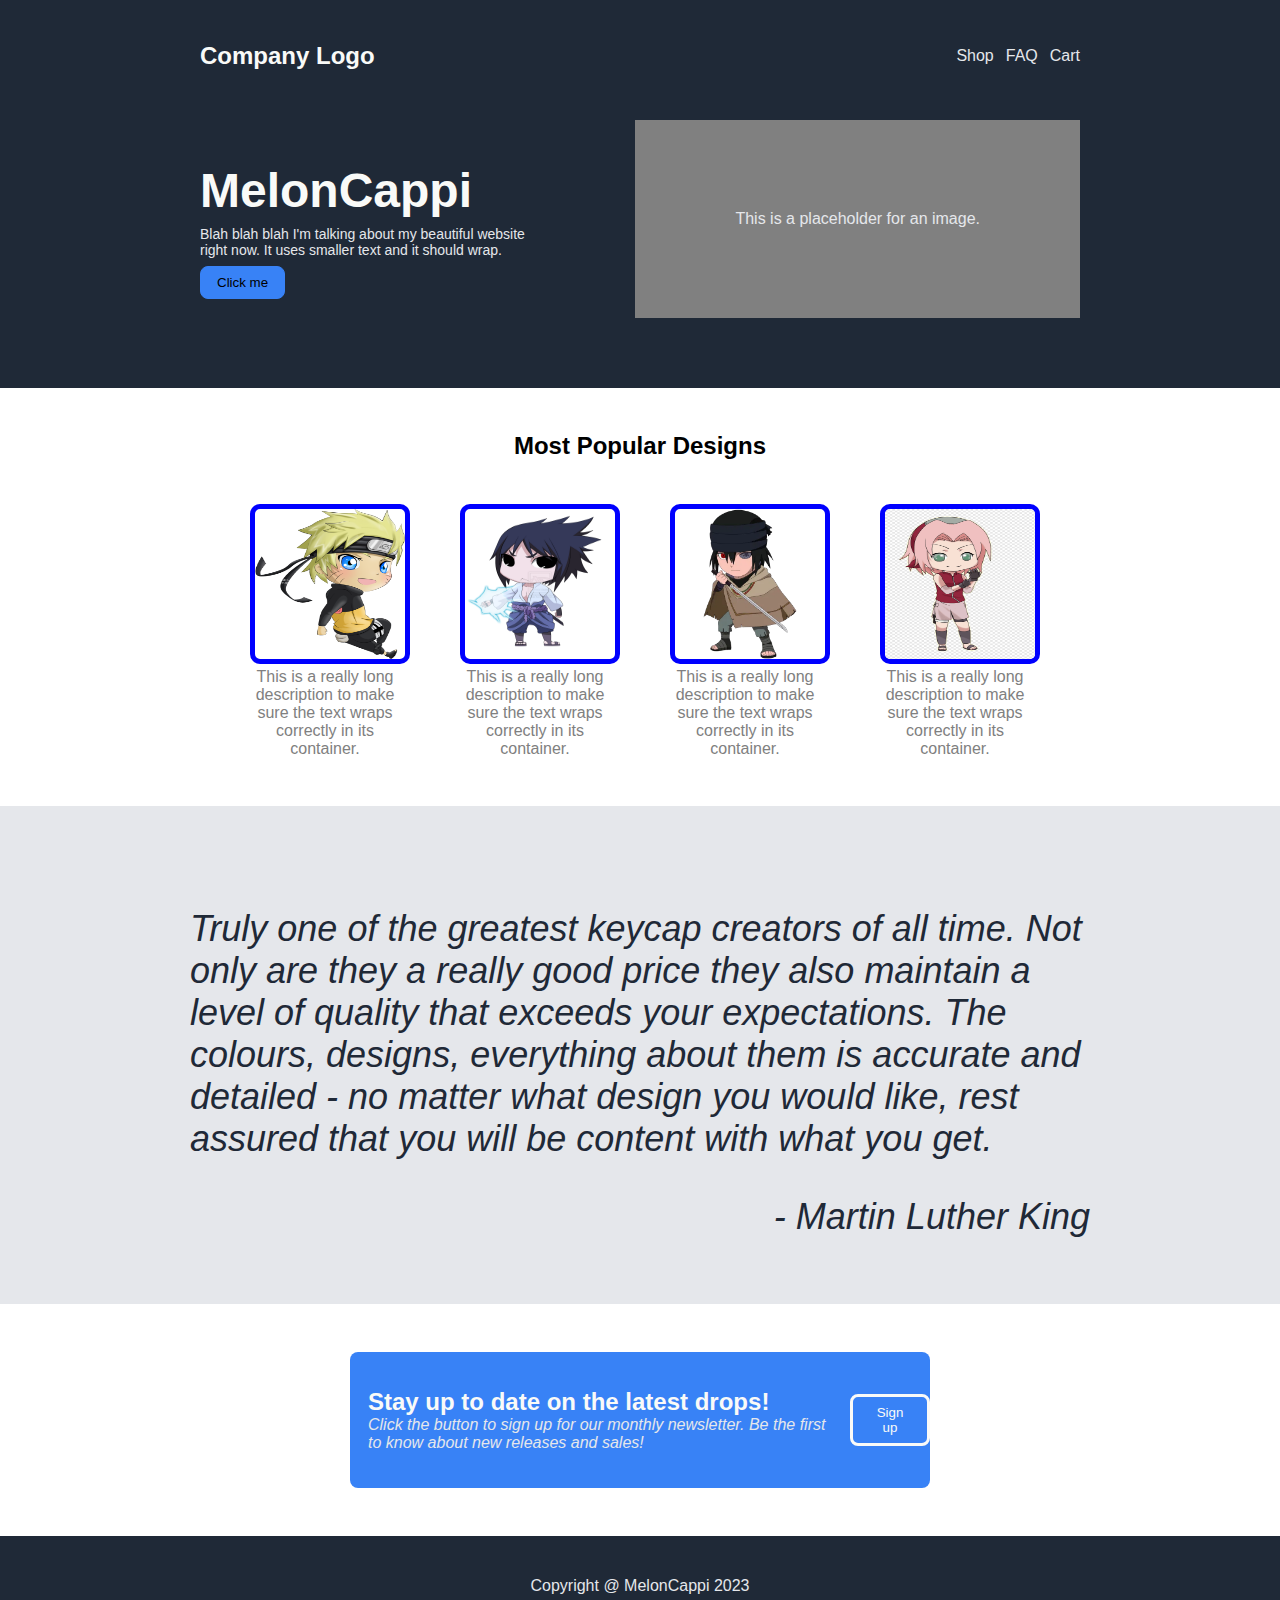
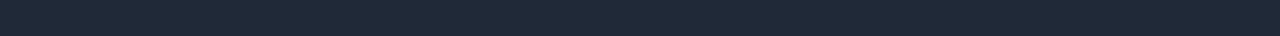
<file: Landing_Page/index.html>
<!DOCTYPE html>
<html lang="en">
<head>
    <meta charset="UTF-8">
    <meta http-equiv="X-UA-Compatible" content="IE=edge">
    <meta name="viewport" content="width=device-width, initial-scale=1.0">
    <title>Landing Page</title>
    <link rel="stylesheet" href="style.css"> 
    <!-- Im currently on "nathan" branch!! -->
</head>
<body>
    <!--1) Header-->
    <div class="header">
        <div class="nav">
            <p>Company Logo</p>
            <ul>
                <li>Shop</li>
                <li>FAQ</li>
                <li>Cart</li>
            </ul>
        </div>

        <div class="content">
            <div class="text">
                <div class="title">MelonCappi</div>
                <div class="description">Blah blah blah I'm talking about my beautiful website right now. It uses smaller text and it should wrap.</div>
                <button>Click me</button>
            </div>

            <div class="image">
                This is a placeholder for an image.
            </div>
        </div>
    </div>

    <!-- 2) Information -->
    <div class="information">
        <h2>Most Popular Designs</h2>

        <div class="items">
            <div class="item">
                <img src="./images/naruto.png">
                <div class="text">This is a really long description to make sure the text wraps correctly in its container.</div> <!-- This text'll go underneath. -->
            </div> 

            <div class="item">
                <img src="./images/sasuke.webp">
                <div class="text">This is a really long description to make sure the text wraps correctly in its container.</div>
            </div>

            <div class="item">
                <img src="./images/madara.webp">
                <div class="text">This is a really long description to make sure the text wraps correctly in its container.</div>
            </div>

            <div class="item">
                <img src="./images/sakura.png">
                <div class="text">This is a really long description to make sure the text wraps correctly in its container.</div>
            </div>
        </div>
    </div>

    <!-- 3) Quote -->
    <div class="quote">
        <blockquote> 
            <p>Truly one of the greatest keycap creators of all time. Not only are they a really good price they also maintain a level of quality
            that exceeds your expectations. The colours, designs, everything about them is accurate and detailed - no matter what design you
            would like, rest assured that you will be content with what you get. </p>
            <cite>- Martin Luther King</cite>
        </blockquote>

    </div>

    <!-- 4) Signup section -->
    <div class="signup">
        <div class="sellingPoints">
            <div class="main">
                Stay up to date on the latest drops!
            </div>
            <div class="second">
                Click the button to sign up for our monthly newsletter. Be the first to know about new releases and sales!
            </div>
        </div>
        <button>Sign up</button>
    </div>

    <!-- 5) Footer section -->
    <div class="footer">
        Copyright @ MelonCappi 2023
    </div>


    
</body>
</html>
</file>
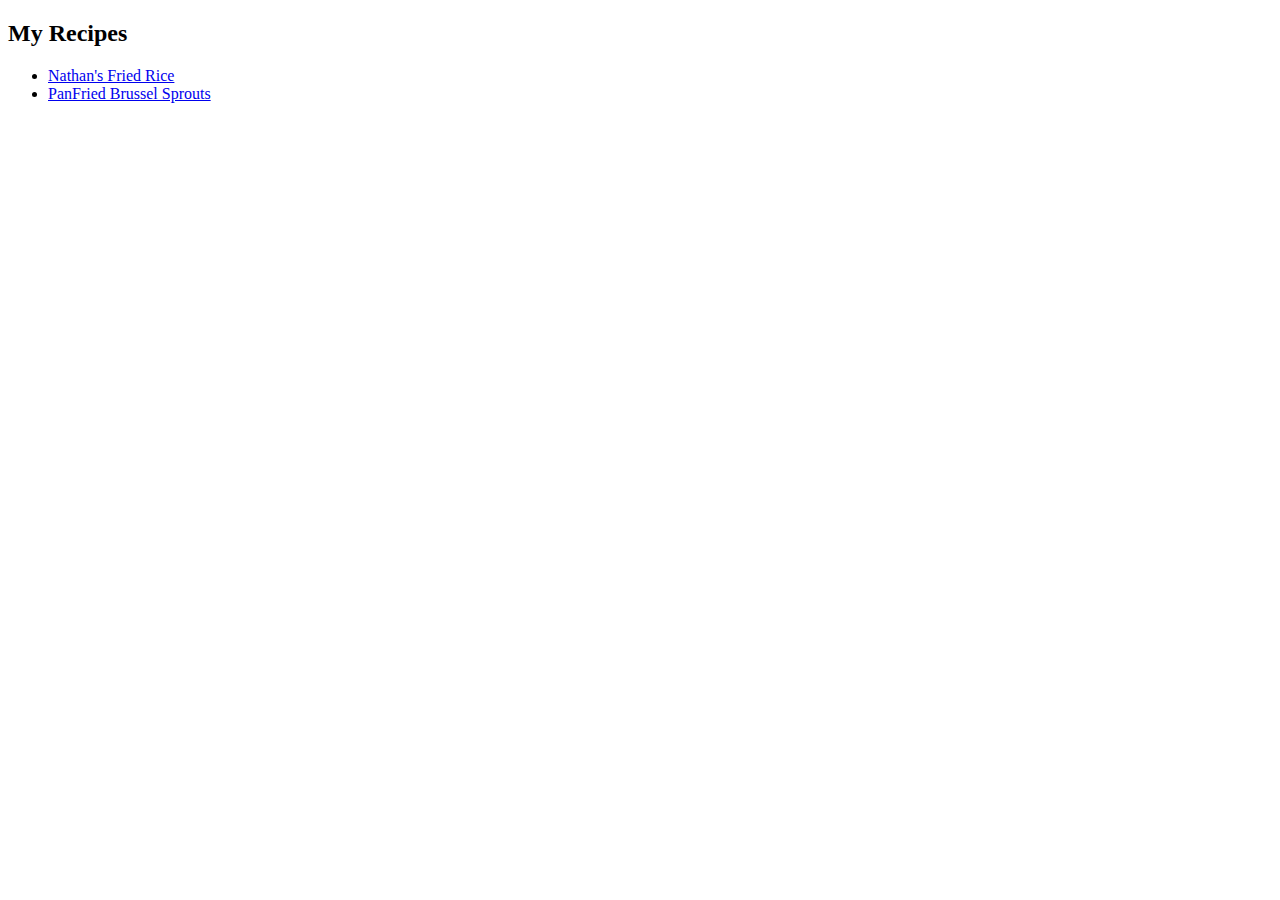
<file: Odin_Recipes/index.html>
<!DOCTYPE html>
<html lang="en">
<head>
    <meta charset="UTF-8">
    <meta http-equiv="X-UA-Compatible" content="IE=edge">
    <meta name="viewport" content="width=device-width, initial-scale=1.0">
    <title>Homepage</title>
</head>
<body>
    <h2>My Recipes</h2>
    <ul>
        <li><a href="./pages/fried_rice.html">Nathan's Fried Rice</a></li>
        <li><a href="./pages/sprouts.html">PanFried Brussel Sprouts</a></li>
    </ul>
    
</body>
</html>
</file>
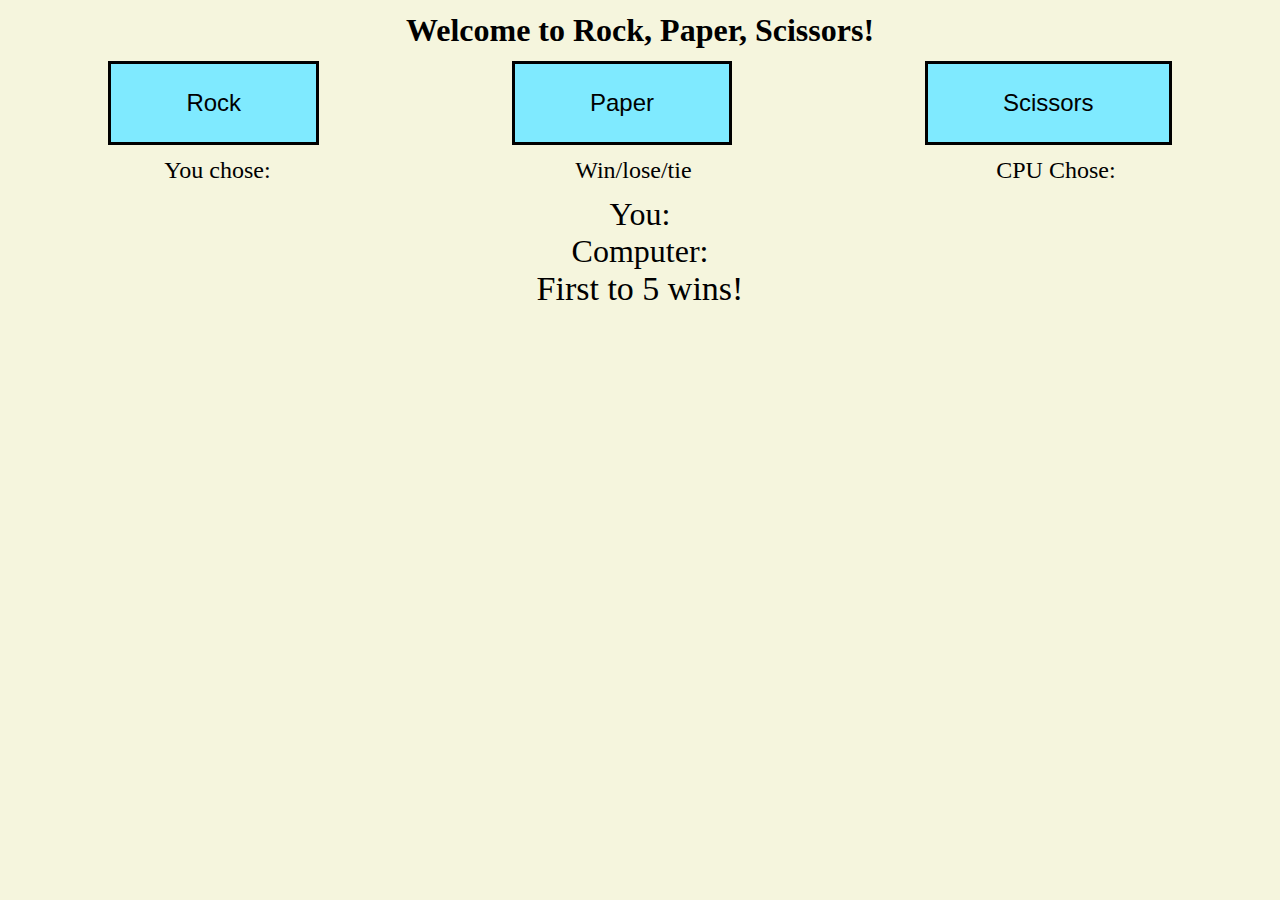
<file: RPS/index.html>
<!DOCTYPE html>
<html lang="en">
<head>
    <meta charset="UTF-8">
    <meta http-equiv="X-UA-Compatible" content="IE=edge">
    <meta name="viewport" content="width=device-width, initial-scale=1.0">
    <link rel="stylesheet", href="style.css">
    <title>Document</title>
    <script src="main.js" defer></script>
    
</head>
<body>
    <div class="title">Welcome to Rock, Paper, Scissors!</div>
    <div class="moves">
        <button id="rock">Rock</button>
        <button id="paper">Paper</button>
        <button id="scissors">Scissors</button>
    </div>
    
    <div id="round_result">
        <div id="user_choice">You chose: </div>
        <div id="outcome">Win/lose/tie</div>
        <div id="CPU_choice">CPU Chose: </div>
    </div>


    <div class="scores">
        <div id="User">You:</div>
        <div id="CPU">Computer:</div>
    </div>

    <div id="final_result">First to 5 wins!</div>


    
</body>
</html>
</file>
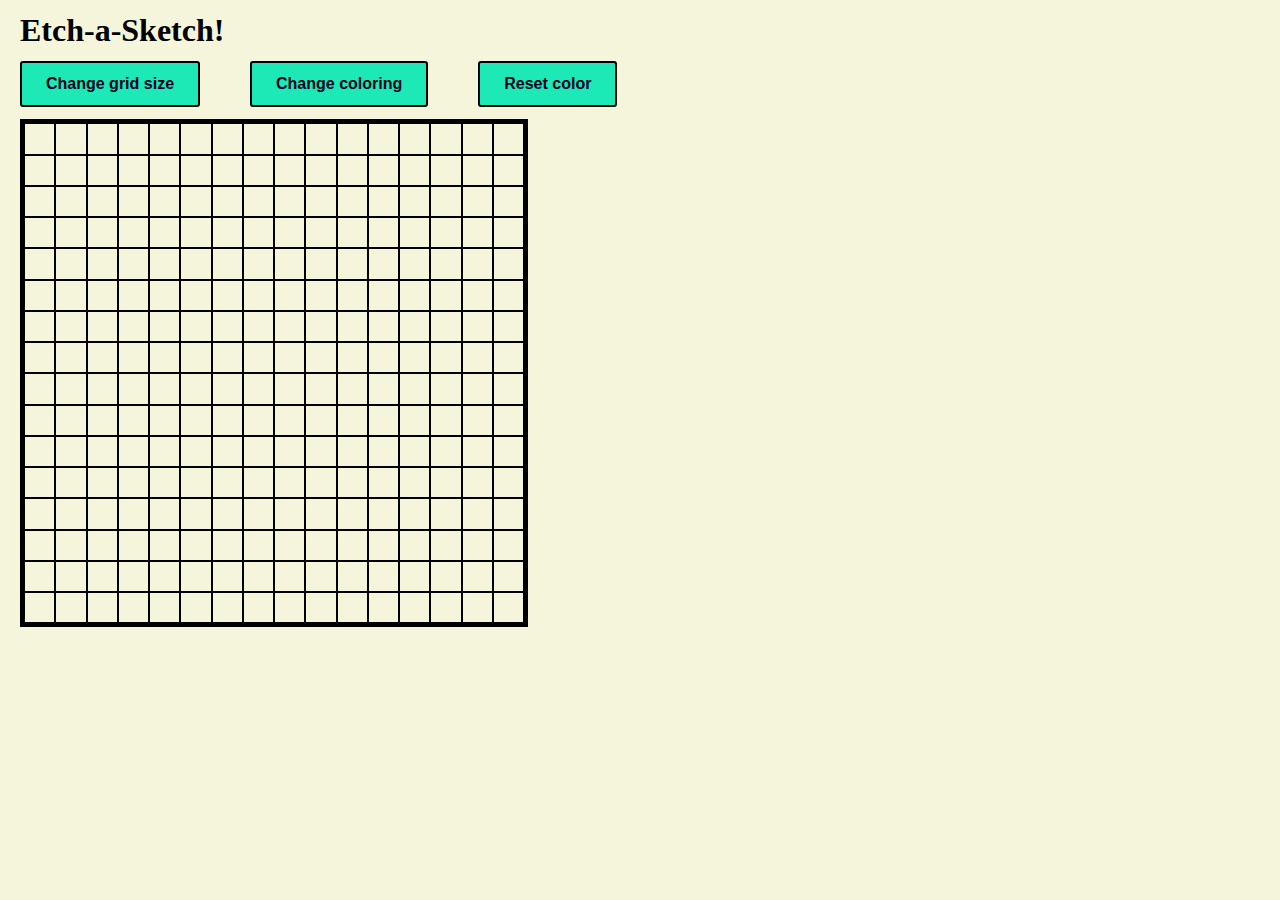
<file: sketch/index.html>
<!DOCTYPE html>
<html lang="en">
<head>
    <meta charset="UTF-8">
    <meta name="viewport" content="width=device-width, initial-scale=1.0">
    <link rel="stylesheet" href="style.css">
    <title>Sketch</title>
    <script src="main.js" defer></script>
</head>
<body style="background-color: beige;">
    <h1 id="title">Etch-a-Sketch!</h1>
    <!-- Button navigation bar -->
    <div class = btn_nav>
        <!-- Button to adjust size of grid. -->
        <button id=btn_changeSize>Change grid size</button>
        <button id=btn_changeColor>Change coloring</button>
        <button id=btn_resetColor>Reset color</button>
        <input type="color" id="colorPicker" hidden>
    </div>

    <!-- This is the grid, which contains 'x' amount of additional 'square' divs. -->
    <div class="container">
    </div>
    
</body>
</html>
</file>
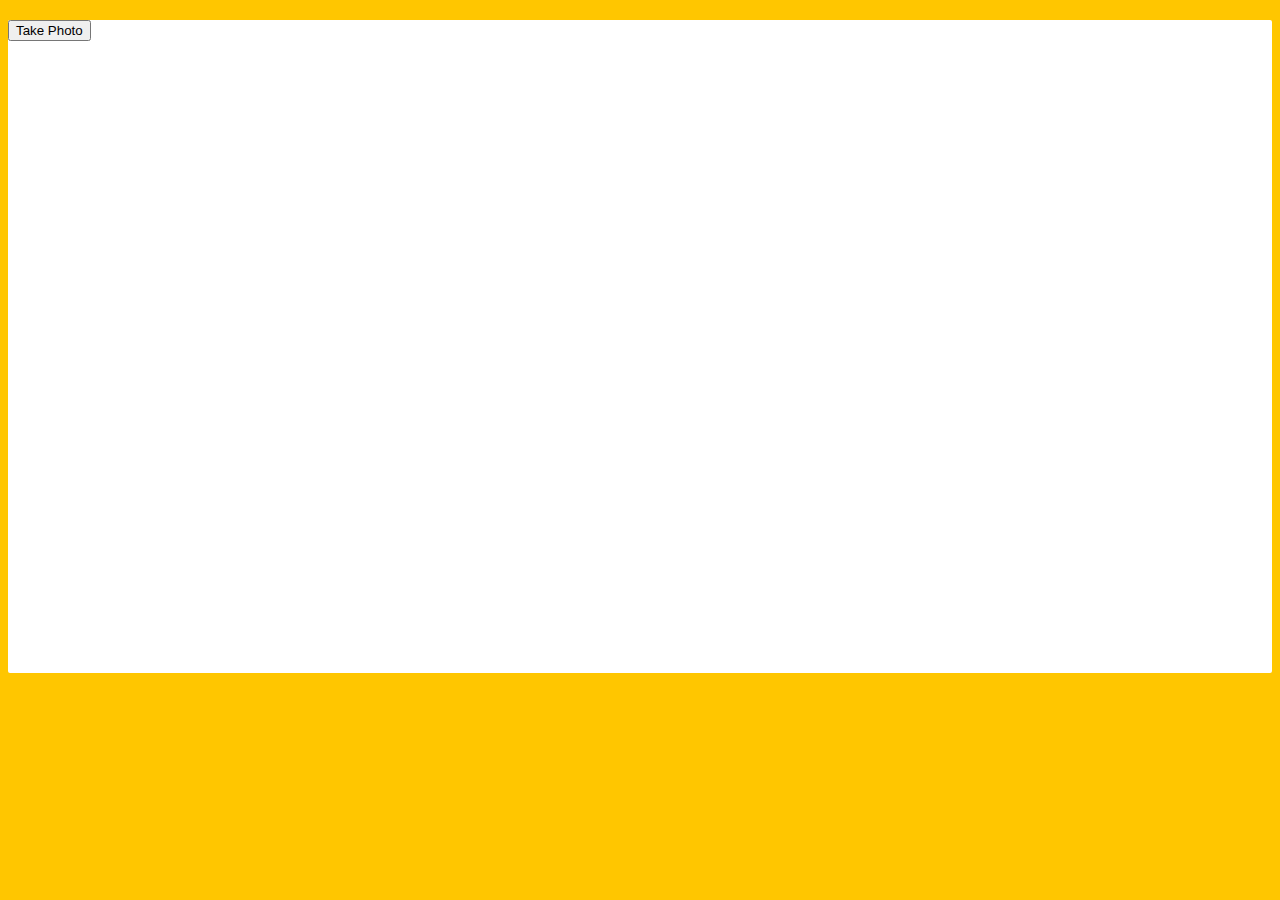
<file: Javacript30_MiniProjects/19 - Webcam Fun/index.html>
<!DOCTYPE html>
<html lang="en">
<head>
  <meta charset="UTF-8">
  <title>Get User Media Code Along!</title>
  <link rel="stylesheet" href="style.css">
  <link rel="icon" href="https://fav.farm/🔥" />
</head>
<body>

  <div class="photobooth">
    <div class="controls">
      <button onClick="takePhoto()">Take Photo</button>
<!--       <div class="rgb">
        <label for="rmin">Red Min:</label>
        <input type="range" min=0 max=255 name="rmin">
        <label for="rmax">Red Max:</label>
        <input type="range" min=0 max=255 name="rmax">

        <br>

        <label for="gmin">Green Min:</label>
        <input type="range" min=0 max=255 name="gmin">
        <label for="gmax">Green Max:</label>
        <input type="range" min=0 max=255 name="gmax">

        <br>

        <label for="bmin">Blue Min:</label>
        <input type="range" min=0 max=255 name="bmin">
        <label for="bmax">Blue Max:</label>
        <input type="range" min=0 max=255 name="bmax">
      </div> -->
    </div>

    <canvas class="photo"></canvas>
    <video class="player"></video>
    <div class="strip"></div>
  </div>

  <audio class="snap" src="./snap.mp3" hidden></audio>

  <script src="scripts.js"></script>

</body>
</html>
</file>
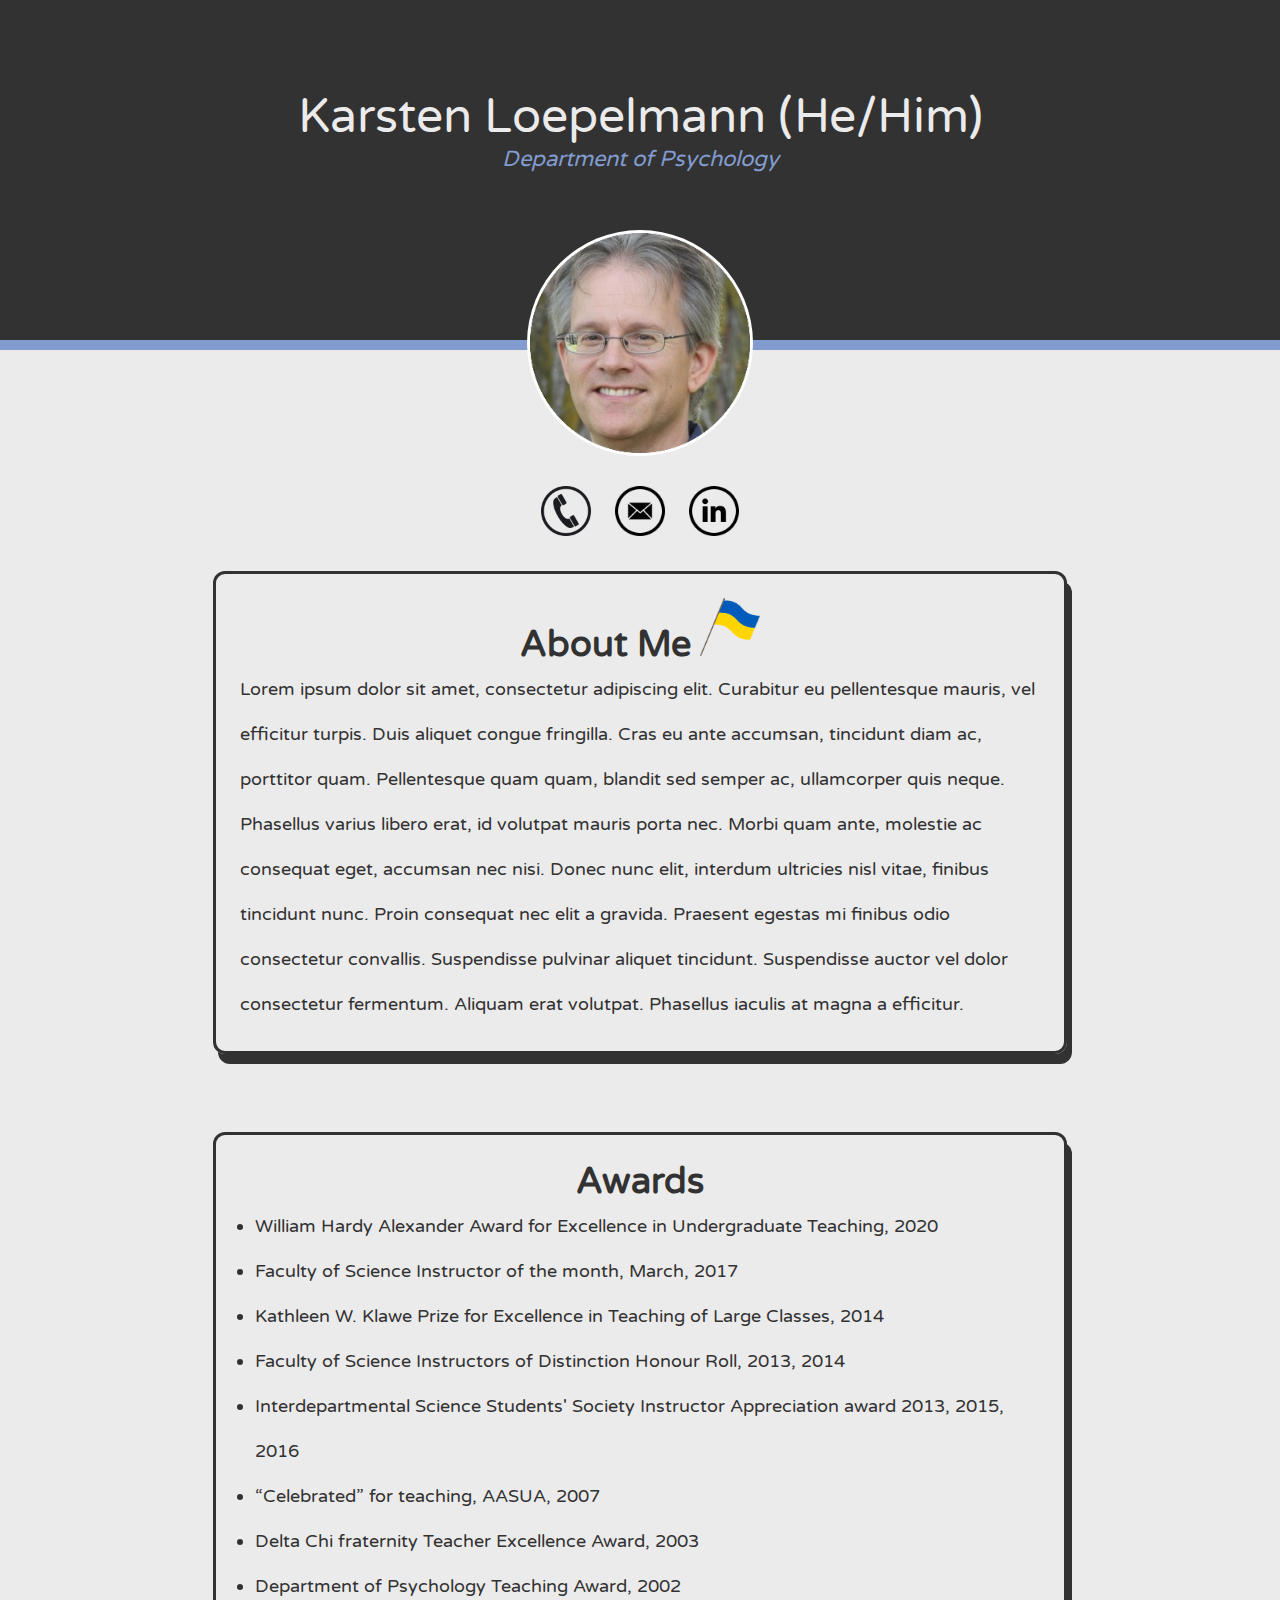
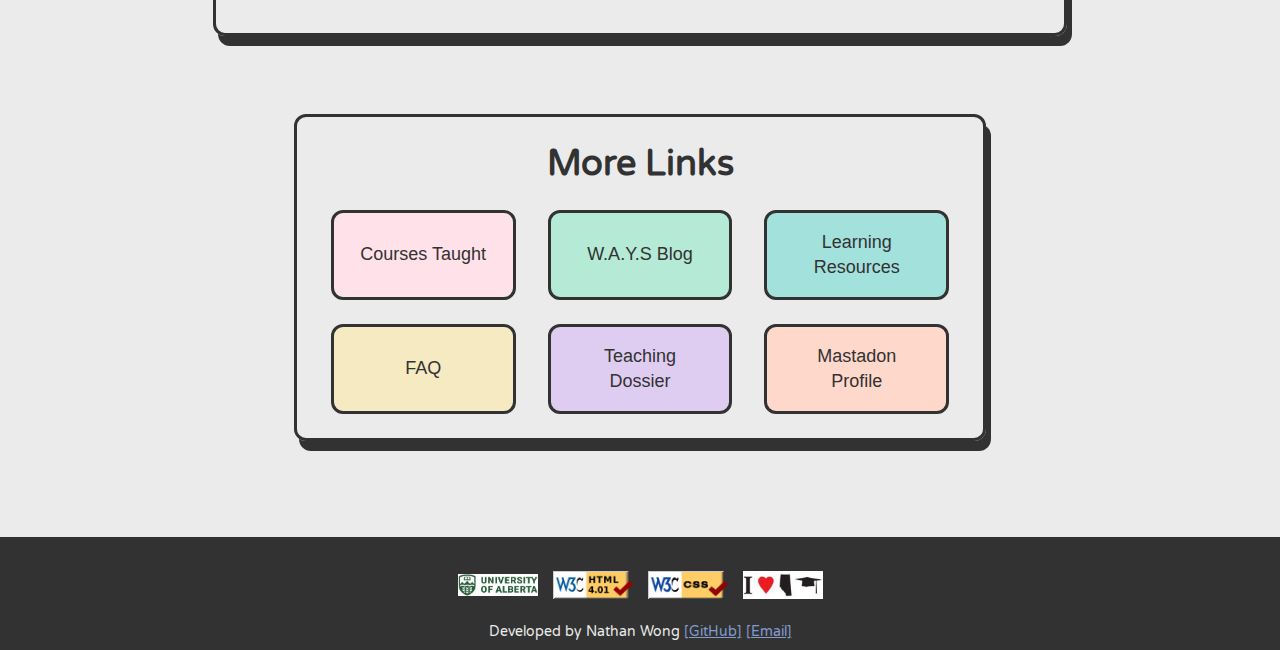
<file: MiniProjects/KL_ProfWebsite/index.html>
<!DOCTYPE html>
<html lang="en">
<head>
    <meta charset="UTF-8">
    <meta name="viewport" content="width=device-width, initial-scale=1.0">
    <link rel="stylesheet" href="style.css">
    <title>Document</title>
    <script src="main.js" defer></script>
</head>
<body>
    <!-- 1) Header -->
    <div id="header" class="secondary">        
        <div id="title">
            <div id="name" class="headerTextColor">Karsten Loepelmann (He/Him)</div>
            <div id="department" class="accent">Department of Psychology</div>
        </div>
    </div>

    <!-- Success message when user clicks on icon -->
    <span id="snackbar" class="secondary accent">Copied!</span>

    <!-- 2) Content -->
    <div id="content">
        <!-- 3) Profile -->
        <div id="profile">
            <img id="pfp" src="images/pfpCircle.jpg">
            <div id="infoContainer">
                <img class="icon" id="phone" src="icons/phone.png">
                <img class="icon" id="email" src="icons/email.png">
                <a href="https://www.linkedin.com/in/karsten-loepelmann-5020481b/?originalSubdomain=ca" target="_blank">
                    <img class="icon" src="icons/linkedIN.png"> 
                </a>
            </div>
        </div>
        
        <!-- 4) About Me -->
        <div id="aboutMe" class="textBlurb textColor">
            <h1>About Me <img class="icon" id="flag" src="icons/flag.png"></h1>
            <div>Lorem ipsum dolor sit amet, consectetur adipiscing elit. Curabitur eu pellentesque mauris, vel efficitur turpis. 
                Duis aliquet congue fringilla. Cras eu ante accumsan, 
                tincidunt diam ac, porttitor quam. Pellentesque quam quam, blandit sed semper ac, ullamcorper quis neque. 
                Phasellus varius libero erat, id volutpat mauris porta nec. Morbi quam ante, molestie ac consequat eget, accumsan nec nisi. 
                Donec nunc elit, interdum ultricies nisl vitae, finibus tincidunt nunc. Proin consequat nec elit a gravida. Praesent egestas mi finibus odio 
                consectetur convallis. Suspendisse pulvinar aliquet tincidunt. Suspendisse auctor vel dolor consectetur fermentum. Aliquam erat volutpat. 
                Phasellus iaculis at magna a efficitur.</div>
        </div>

        <!-- 5) Teaching Awards -->
        <div id="awards" class="textBlurb textColor">
            <h1>Awards</h1>
            <ul>
                <li>William Hardy Alexander Award for Excellence in Undergraduate Teaching, 2020</li>
                <li>Faculty of Science Instructor of the month, March, 2017</li>
                <li>Kathleen W. Klawe Prize for Excellence in Teaching of Large Classes, 2014</li>
                <li>Faculty of Science Instructors of Distinction Honour Roll, 2013, 2014</li>
                <li>Interdepartmental Science Students' Society Instructor Appreciation award 2013, 2015, 2016</li>
                <li>“Celebrated” for teaching, AASUA, 2007</li>
                <li>Delta Chi fraternity Teacher Excellence Award, 2003</li>
                <li>Department of Psychology Teaching Award, 2002</li>
            </ul>
        </div>

        <!-- 6) Extra Blurbs -->
        <div id="moreLinks" class="textBlurb textColor">
            <h1>More Links</h1>
            <div id="moreLinks_1">
                <button onClick="window.open('https://sites.ualberta.ca/~kloepelm/courses.html', '_blank')" class="btnBlurb textColor">Courses Taught</button>
                <button onClick="window.open('http://whyarentyoustudying.blogspot.com/', '_blank')" class="btnBlurb textColor">W.A.Y.S Blog</button>
                <button onClick="window.open('https://sites.ualberta.ca/~kloepelm/learnres.html', '_blank')" class="btnBlurb textColor">Learning Resources</button>
            </div>

            <div id="moreLinks_2">
                <button onClick="window.open('https://sites.ualberta.ca/~kloepelm/faq.html', '_blank')" class="btnBlurb textColor">FAQ</button>
                <button onClick="window.open('https://sites.ualberta.ca/~kloepelm/teaching.pdf', '_blank')" class="btnBlurb textColor">Teaching Dossier</button>
                <button onClick="window.open('https://mastodon.online/@kloepelm', '_blank')" class="btnBlurb textColor">Mastadon Profile</button>
            </div>
        </div>

    
    </div>

    <!-- ) Footer -->
    <div id="footer" class="secondary">

        <div id="fImages">
            <img src="images/uofaLogo.png">
            <img src="images/htmlLogo.png">
            <img src="images/cssLogo.gif">
            <img src="images/loveAlberta.jpeg">
        </div>

        <div id="footerText" class="headerTextColor">
            Developed by Nathan Wong 
            <a class="accent" href="https://github.com/Eoljjang" target="_blank">[GitHub]</a>
            <span id=devEmail class="accent"><u>[Email]</u></span>
        
        </div>
    </div>
    

    
</body>
</html>
</file>
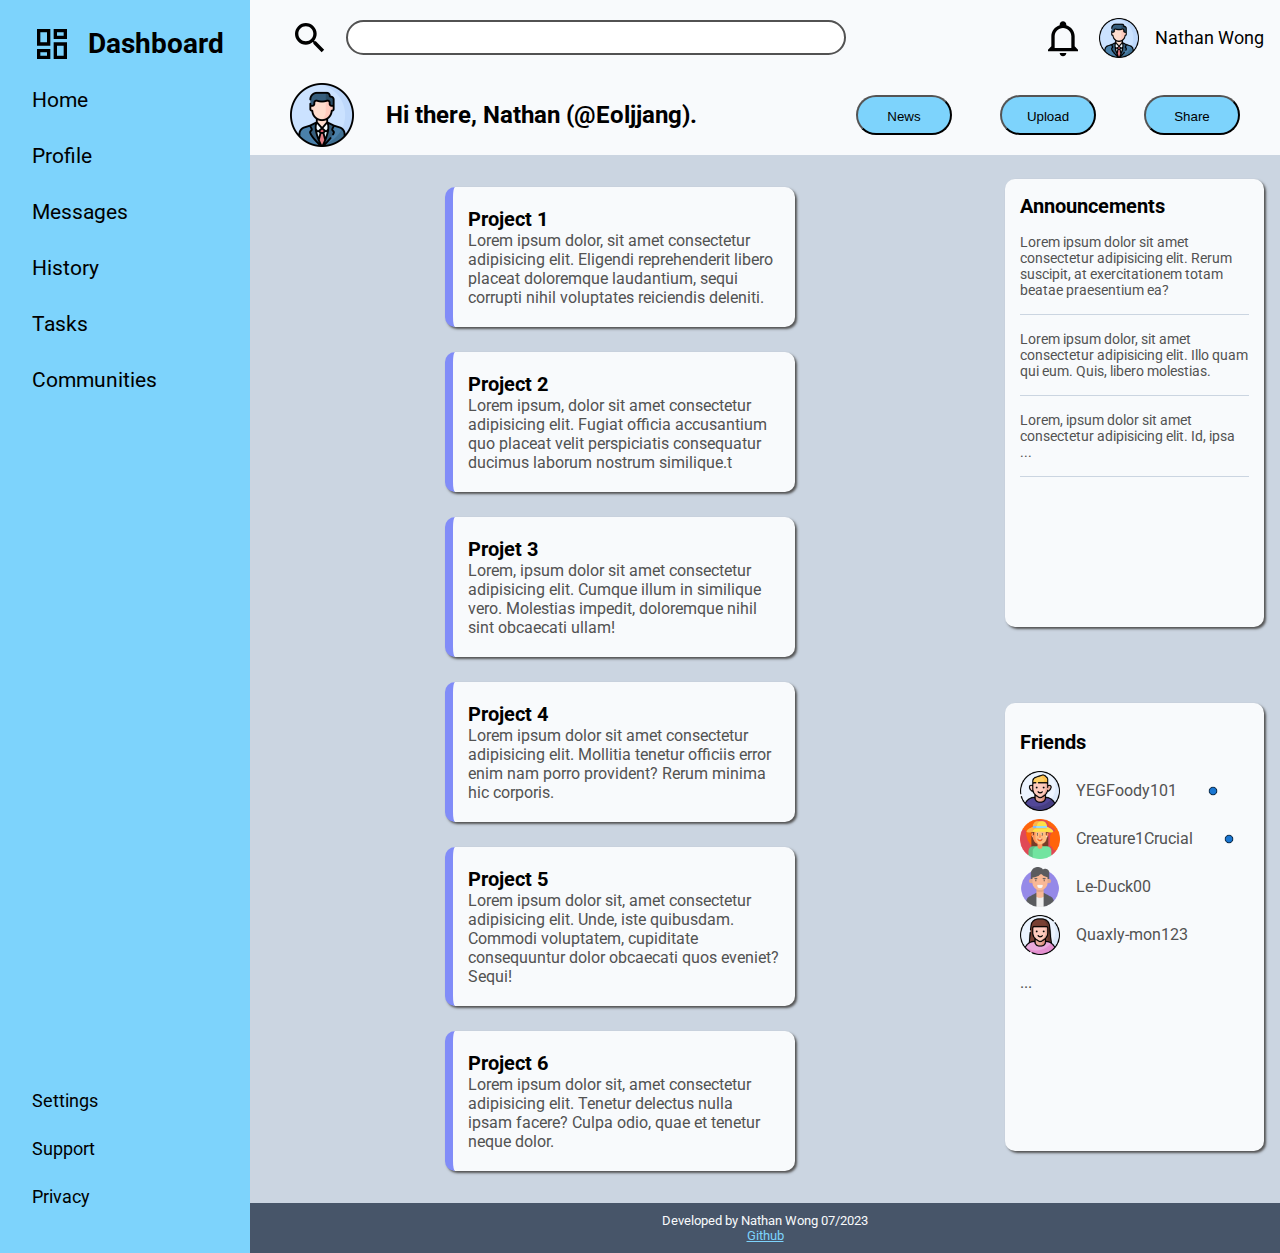
<file: Projects/adminDashboard/index.html>
<!DOCTYPE html>
<html lang="en">
<head>
    <meta charset="UTF-8">
    <meta name="viewport" content="width=device-width, initial-scale=1.0">
    <title>Admin Dashboard</title>
    <link rel="stylesheet" href="style.css">
</head>
<body>
    <div class="grid-container">
        <div class="sidebar">
            <ul class="nav">
                <li id="logo"> <img src="images/dashboardIcon.svg" alt="" class="icon"> Dashboard</li>
                <li>Home</li>
                <li>Profile</li>
                <li>Messages</li>
                <li>History</li>
                <li>Tasks</li>
                <li>Communities</li>
            </ul>

            <ul class="settings">
                <li>Settings</li>
                <li>Support</li>
                <li>Privacy</li>
            </ul>
        </div>

        <div class="header"> <!-- Flex -->
            
            <div> <!-- Also flex -->
                <img src="images/search.svg" alt="" class="icon">
                <input id='search' type="text">
            </div>


            <div> <!-- Also flex -->
                <img src="images/notification.svg" alt="" class="icon">
                <img src="images/profile.png" alt="" class="icon">
                <span>Nathan Wong</span>
            </div>

        </div>

        <div class="action-tab"> <!-- Flex -->
            <div class="greeting">
                <img class="icon"src="images/profile.png" alt="">
                <div id="message">Hi there, Nathan (@Eoljjang).</div>
            </div>

            <div class="actionBtns"> <!-- So that it sticks to the right of the header, is also flex. -->
                <button>News</button>
                <button>Upload</button>
                <button>Share</button>
            </div>

        </div>

        <div class="content">
            <div class="project-cards">
                <div class="card">
                    <span class="cardTitle">Project 1</span>
                    <div class="cardContent">Lorem ipsum dolor, sit amet consectetur adipisicing elit. Eligendi reprehenderit libero placeat doloremque laudantium, sequi corrupti nihil voluptates reiciendis deleniti.</div>
                </div>
                <div class="card">
                    <span class="cardTitle">Project 2</span>
                    <div class="cardContent">Lorem ipsum, dolor sit amet consectetur adipisicing elit. Fugiat officia accusantium quo placeat velit perspiciatis consequatur ducimus laborum nostrum similique.t</div>
                </div>
                <div class="card">
                    <span class="cardTitle">Projet 3</span>
                    <div class="cardContent">Lorem, ipsum dolor sit amet consectetur adipisicing elit. Cumque illum in similique vero. Molestias impedit, doloremque nihil sint obcaecati ullam!</div>
                </div>
                <div class="card">
                    <span class="cardTitle">Project 4</span>
                    <div class="cardContent">Lorem ipsum dolor sit amet consectetur adipisicing elit. Mollitia tenetur officiis error enim nam porro provident? Rerum minima hic corporis.</div>
                </div>
                <div class="card">
                    <span class="cardTitle">Project 5</span>
                    <div class="cardContent">Lorem ipsum dolor sit, amet consectetur adipisicing elit. Unde, iste quibusdam. Commodi voluptatem, cupiditate consequuntur dolor obcaecati quos eveniet? Sequi!</div>
                </div>
                <div class="card">
                    <span class="cardTitle">Project 6</span>
                    <div class="cardContent">Lorem ipsum dolor sit, amet consectetur adipisicing elit. Tenetur delectus nulla ipsam facere? Culpa odio, quae et tenetur neque dolor.</div>
                </div>
            </div>
    
            <div class="announcements">
                <div class="sideCard">
                    <span class="cardTitle">Announcements</span>
                    <div class="cardContent">Lorem ipsum dolor sit amet consectetur adipisicing elit. Rerum suscipit, at exercitationem totam beatae praesentium ea?</div>  
                    <div class="cardContent">Lorem ipsum dolor, sit amet consectetur adipisicing elit. Illo quam qui eum. Quis, libero molestias.</div>  
                    <div class="cardContent">Lorem, ipsum dolor sit amet consectetur adipisicing elit. Id, ipsa ...</div>
                </div>
            </div>

            <div class="friends">
                <div class="sideCard" id="friendList">
                    <span class="cardTitle">Friends</span>
                    <div class="cardContent"><img src="images/friend1.png" alt="" class="icon">YEGFoody101 <img src="images/online.png" alt="" class="icon"></div>
                    <div class="cardContent"><img src="images/friend2.png" alt="" class="icon"> Creature1Crucial <img src="images/online.png" alt="" class="icon"></div> 
                    <div class="cardContent"><img src="images/friend3.png" alt="" class="icon"> Le-Duck00</div> 
                    <div class="cardContent"><img src="images/friend4.png" alt="" class="icon"> Quaxly-mon123</div> 
                    <div class="cardContent">...</div>
                </div>
            </div>

            <div class="filler"></div>
        </div>

        <div class="footer">
            <div>Developed by Nathan Wong 07/2023</div>
            <div><a href="https://github.com/Eoljjang" target="_blank">Github</a></div>
        </div>


    </div>
    
</body>
</html>
</file>
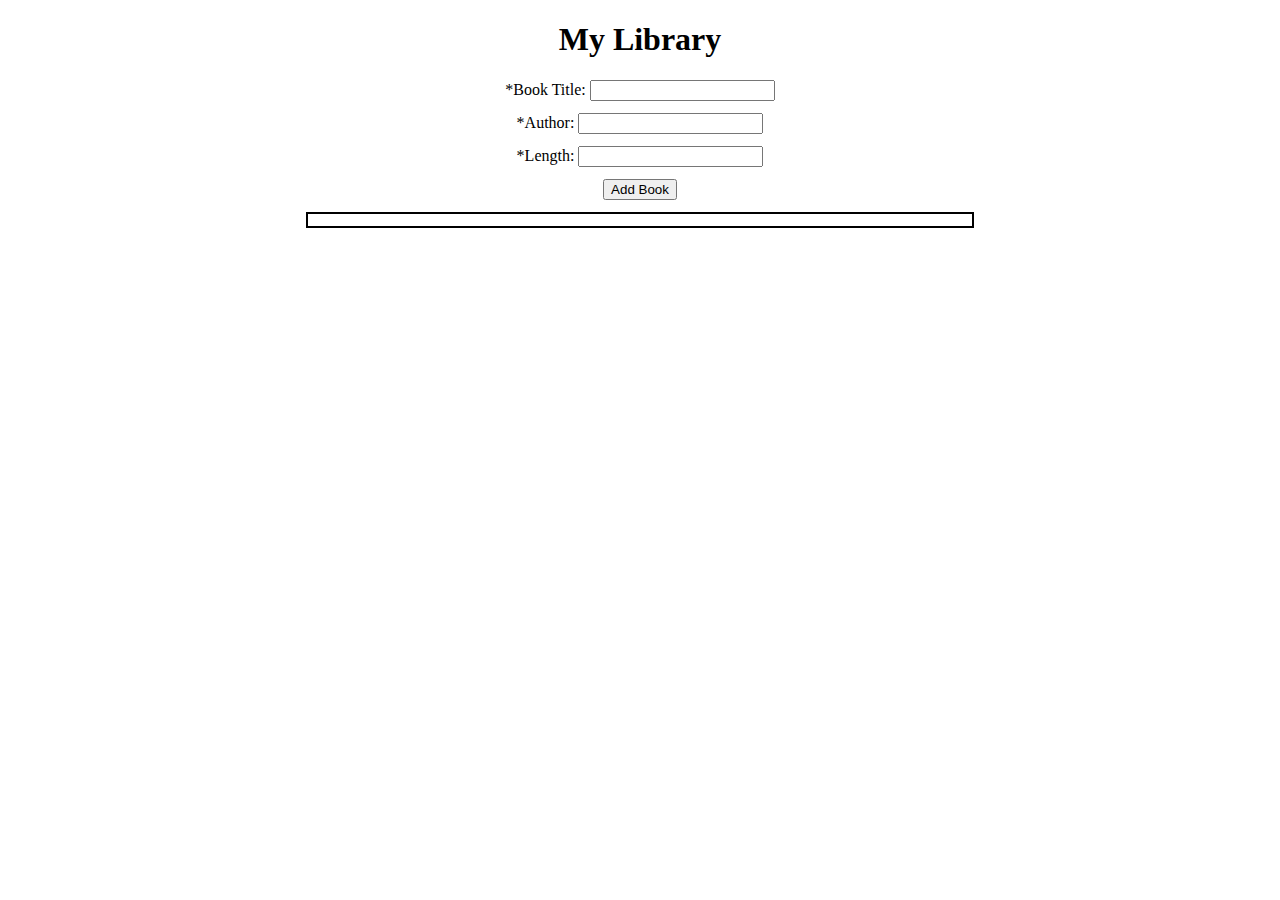
<file: Projects/library/index.html>
<!DOCTYPE html>
<html lang="en">
<head>
    <meta charset="UTF-8">
    <meta name="viewport" content="width=device-width, initial-scale=1.0">
    <title>Library</title>
    <link rel="stylesheet" href="style.css">
    <script src="main.js" defer></script>
</head>
<body>
    <div class="header">
        <h1>My Library</h1>
    </div>

    <form action="" id="userInputForm">
        <div>
            <label for="title">*Book Title: </label>
            <input type="text" id="title" required>
        </div>

        <div>
            <label for="author">*Author: </label>
            <input type="text" id="author" required>
        </div>

        <div>
            <label for="length">*Length: </label>
            <input type="number" id="length" required>
        </div>

    </form>

    <div class="btnFunctions">
        <button id="addBook">Add Book</button>
    </div>

    <div class="library"> <!-- Flex, we append books into here -->

    </div>




    </div>
    
</body>
</html>
</file>
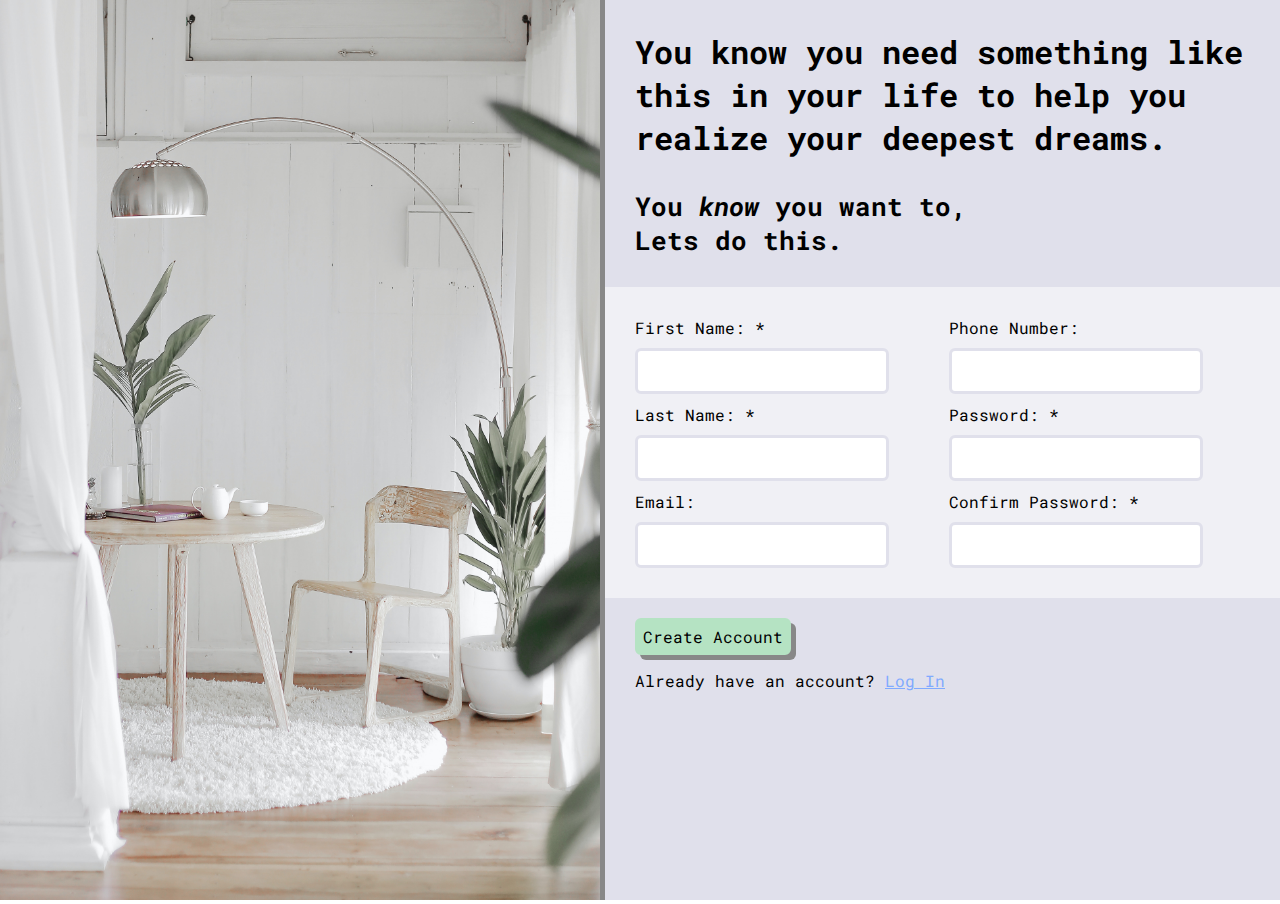
<file: Projects/signUpPage/index.html>
<!DOCTYPE html>
<html lang="en">
<head>
    <meta charset="UTF-8">
    <meta name="viewport" content="width=device-width, initial-scale=1.0">
    <title>Document</title>
    <link rel="stylesheet" href="style.css">
    <script src="main.js" defer></script>
</head>
<body>
    <!-- Background image - Hook -->
    <div class="background">
        <img src="images/background.jpg" id="bgImg" alt="desk">
    </div>


    <!-- Content -->
    <div class="content">
        <div class="header">
            <h1>You know you need something like this in your life to help you realize your deepest dreams.</h1>
            <h1 id="hook">You <i>know</i> you want to,</h1>
            <h1 id="title">Lets do this.</h1>
        </div>
        
        <form action="" method="" id="signupForm">
            <div id="col1">
                <div class="input-box">
                    <span class="details">First Name: *</span>
                    <input type="text" id="firstName" required>
                </div>
                <div class="input-box">
                    <span class="details">Last Name: *</span>
                    <input type="text" id="lastName" required>

                </div>
                <div class="input-box">
                    <span class="details">Email:</span>
                    <input type="text" id="email">

                </div>
            </div>

            <div id="col2">
                <div class="input-box">
                    <span class="details">Phone Number:</span>
                    <input type="number" id="phoneNumber">
                </div>
                <div class="input-box">
                    <span class="details">Password: *</span>
                    <input type="password" id='password' required>
                </div>
                <div class="input-box">
                    <span class="details">Confirm Password: *</span>
                    <input type="password" id="confirmPassword" required>
                </div>
            </div>    
            <span id="snackbar-invalid">Passwords do not match!</span>           
        </form>

            <!-- Extra items -->
        <div class="extra">
            <input type="submit" form="signupForm" value="Create Account" id="createBtn"> <!-- This is the "Create account" button (can be used outside of form)-->
            <div id="alreadyHave">Already have an account? <a href="">Log In</a></div>
        </div>
        <span id="snackbar">Account Created!</span>
        
    </div>

</body>
</html>
</file>
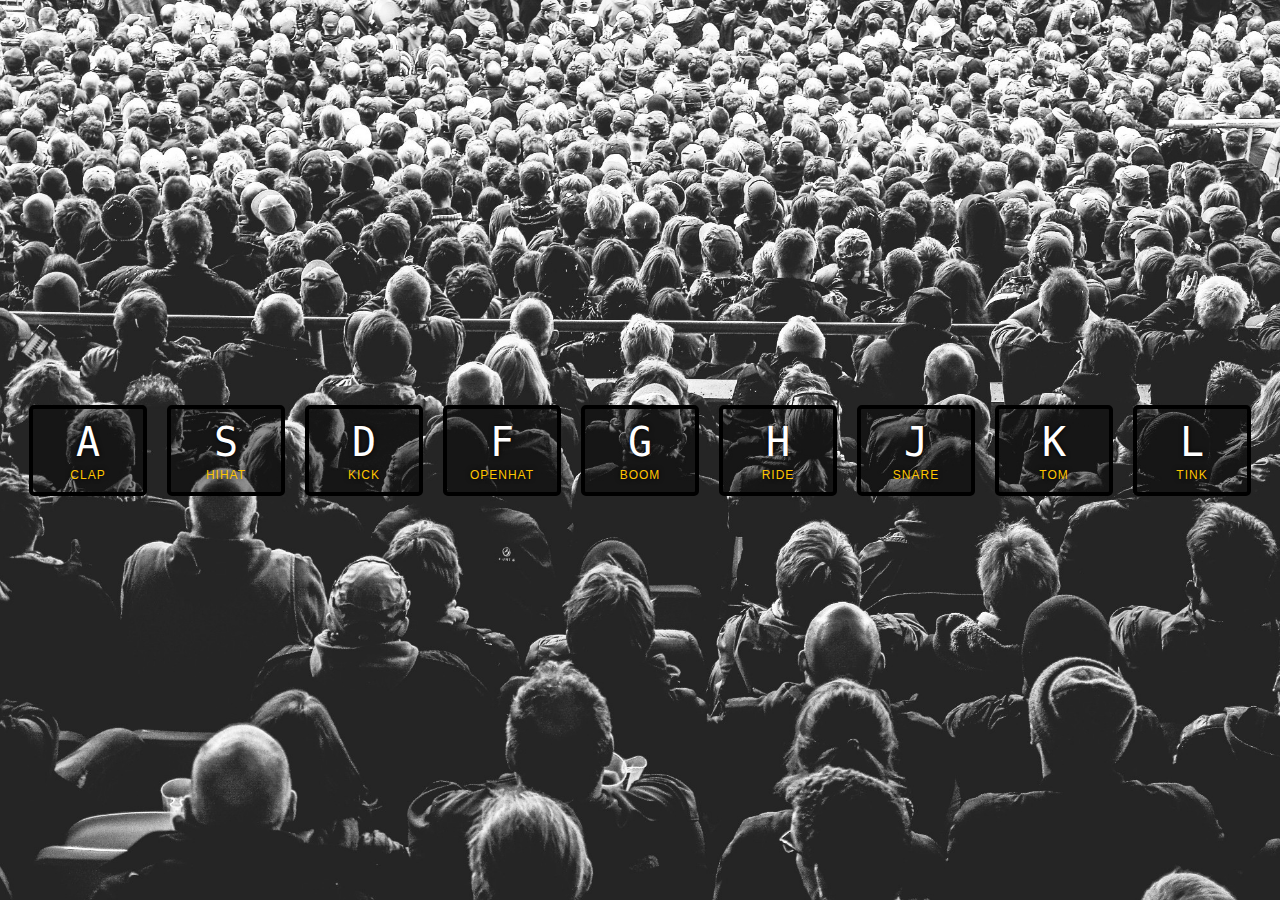
<file: Javacript30_MiniProjects/01 - JavaScript Drum Kit/index-FINISHED.html>
<!DOCTYPE html>
<html lang="en">
<head>
  <meta charset="UTF-8">
  <title>JS Drum Kit</title>
  <link rel="stylesheet" href="style.css">
  <link rel="icon" href="https://fav.farm/✅" />
</head>
<body>


  <div class="keys">
    <div data-key="65" class="key">
      <kbd>A</kbd>
      <span class="sound">clap</span>
    </div>
    <div data-key="83" class="key">
      <kbd>S</kbd>
      <span class="sound">hihat</span>
    </div>
    <div data-key="68" class="key">
      <kbd>D</kbd>
      <span class="sound">kick</span>
    </div>
    <div data-key="70" class="key">
      <kbd>F</kbd>
      <span class="sound">openhat</span>
    </div>
    <div data-key="71" class="key">
      <kbd>G</kbd>
      <span class="sound">boom</span>
    </div>
    <div data-key="72" class="key">
      <kbd>H</kbd>
      <span class="sound">ride</span>
    </div>
    <div data-key="74" class="key">
      <kbd>J</kbd>
      <span class="sound">snare</span>
    </div>
    <div data-key="75" class="key">
      <kbd>K</kbd>
      <span class="sound">tom</span>
    </div>
    <div data-key="76" class="key">
      <kbd>L</kbd>
      <span class="sound">tink</span>
    </div>
  </div>

  <audio data-key="65" src="sounds/clap.wav"></audio>
  <audio data-key="83" src="sounds/hihat.wav"></audio>
  <audio data-key="68" src="sounds/kick.wav"></audio>
  <audio data-key="70" src="sounds/openhat.wav"></audio>
  <audio data-key="71" src="sounds/boom.wav"></audio>
  <audio data-key="72" src="sounds/ride.wav"></audio>
  <audio data-key="74" src="sounds/snare.wav"></audio>
  <audio data-key="75" src="sounds/tom.wav"></audio>
  <audio data-key="76" src="sounds/tink.wav"></audio>

<script>
  function removeTransition(e) {
    if (e.propertyName !== 'transform') return;
    e.target.classList.remove('playing');
  }

  function playSound(e) {
    const audio = document.querySelector(`audio[data-key="${e.keyCode}"]`);
    const key = document.querySelector(`div[data-key="${e.keyCode}"]`);
    if (!audio) return;

    key.classList.add('playing');
    audio.currentTime = 0;
    audio.play();
  }

  const keys = Array.from(document.querySelectorAll('.key'));
  keys.forEach(key => key.addEventListener('transitionend', removeTransition));
  window.addEventListener('keydown', playSound);
</script>


</body>
</html>
</file>
<file: Landing_Page/style.css>
body {
    font-family: Roboto, 'Helvetica Neue', sans-serif;
    min-height: 100vh;
    margin: 0;
    padding: 0;
    flex-shrink: 1;
}

/* 1) Header */
.header {
    display: flex;
    flex-direction: column;
    background-color: #1F2937;
    padding: 30px 200px 70px 200px;

}
.nav {
    display: flex;
    flex-wrap: wrap; /* Disallows for horizontal scrolling */
    /* Pushes items to the left & right */
    align-items: center;
    justify-content: space-between;
    margin-top: 12px;
}

.nav p{
    padding: 0;
    margin: 0;
    font-weight: bold;
    font-size: 24px;
    color: #F9FAF8;

}

.nav ul{
    display: flex;
    padding: 0;
    margin: 0;
    gap: 12px;
    list-style: none;
    color: #E5E7EB;

}

.content{
    display: flex;
    align-items: center;
    justify-content: space-between;
    margin-top: 50px;
}

.content .text{
    display: flex;
    flex-direction: column;
    width: 350px;

    margin-top: 24px;
    flex-wrap: wrap;
    
}
.content .text .title {
    font-size: 48px;
    font-weight: bolder;
    color: #F9FAF8;
}

.content .text .description {
    font-size: 14px;
    color: #E5E7EB;
    margin-top: 8px;
}

.content .text button {
    background-color: #3882F6;
    width: fit-content;
    padding: 8px 16px;
    border-radius: 8px;
    cursor: pointer; /* Clickable */
    border: 1px solid #3882F6; /* Removes the ugly default shadow on the button */
    margin-top: 8px;
}

.content .image{
    color: #E5E7EB;
    background: gray;
    padding: 90px 100px;
    flex-shrink: 0;
}

/* 2) Information */
.information{
    display: flex;
    flex: 1; /* So the room it takes up is dynamic. */
    flex-direction: column;
    text-align: center;
    margin-top: 24px;
    margin-bottom: 24px;
    
}

.information .items {
    display: flex;
    align-self: center;
    justify-content: center;
    gap: 60px; /* Can use gap since its a flexbox, and its items are flex items. */
    margin-top: 24px;
    
}

.information .item{
    color: grey;
    width: 150px;

}

.information img{
    height: 150px;
    width: 150px;
    border: 5px solid blue;
    border-radius: 10px;
}

/* 3) Quote */
.quote{
    display:flex;
    flex-direction: column;
    background-color: #E5E7EB;
    margin-top: 48px;
    
    align-items: center;
    justify-content: center;
}

.quote blockquote{
    color: #1F2937;
    font-size: 36px;
    font-style: italic;
    font-weight:lighter;
    padding: 30px 150px 30px 150px;
}
.quote blockquote cite {
    display: block;
    text-align: right;
}

/* 4) Sign-up Section */
.signup{
    display: flex;
    align-items: center;
    justify-content: center;
    background-color: #3882F6;
    margin: 48px 350px;
    border-radius: 8px;
    
}

.signup .sellingPoints{
    display: flex;
    flex-direction: column;
    width: 500px;
    padding: 36px 18px;
    
}
.signup .main{
    font-weight: bolder;
    font-size: 24px;
    color: #F9FAF8;
}
.signup .second{
    color: #E5E7EB;
    font-style: italic;
}

.signup button{
    background-color: #3882F6;
    width: fit-content;
    padding: 8px 16px;
    border-radius: 8px;
    cursor: pointer; /* Clickable */
    border: 3px solid #F9FAF8; /* Removes the ugly default shadow on the button */
    color: #F9FAF8;
}

/* 5) Footer */
.footer {
    display: flex;
    justify-content: center;
    align-items: center;
    height: 100px;
    background-color: #1F2937;
    color: #E5E7EB;
}
</file>
<file: RPS/style.css>
body {
    margin: 0;
    padding: 0;
    font-family:Georgia, 'Times New Roman', Times, serif;
    background-color: #f5f5dd;
}

.title {
    text-align: center;
    font-size: 32px;
    margin: 12px;
    font-weight: 700;

}
.moves{
    display:flex;
    justify-content: space-around;
    align-items: center;
    margin: 12px;
}

#rock, #paper, #scissors {
    padding: 25px 75px 25px 75px;
    cursor: pointer; /* Clickable */
    background-color: rgb(127, 234, 255);
    border: 3px solid #000000; /* Removes the ugly default shadow on the button */
    font-size: 24px;
}

#round_result{
    display:flex;
    align-items: center;
    justify-content: space-around;
    font-size:24px;
    margin: 12px;
}

.scores {
    display:flex;
    flex-direction: column;
    align-items: center;
    font-size: 32px;

}

#final_result {
    text-align: center;
    font-size: 34px;
}
</file>
<file: sketch/style.css>
#title {
    margin: 12px;
}

.body{
    min-height: 100vh;
}

.btn_nav {
    display: flex;
    margin: 12px;
    gap: 50px;
}

#colorPicker {
    position: absolute;
    left: 0;
    top: 0;
}

button {
    outline: none;
    cursor: pointer;
    font-weight: 600;
    border-radius: 3px;
    padding: 12px 24px;
    border: 2px, solid, black;
    color: #000021;
    background: #1de9b6;
    line-height: 1.15;
    font-size: 16px;
    :hover {
        transition: all .1s ease;
        box-shadow: 0 0 0 0 #fff, 0 0 0 3px #1de9b6;
    }
}

.container {
    display:flex;    
    height: 500px;
    width: 500px;
    border: 4px solid black;
    margin: 12px;   
}

.row {
    display: flex;
    flex-direction: column;
    flex: 1 1 100%;
}

.cell{
    border: 1px solid black;
    padding: 12px;
    flex: 1 1 auto;
}
</file>
<file: Javacript30_MiniProjects/19 - Webcam Fun/style.css>
html {
  box-sizing: border-box;
}

*, *:before, *:after {
  box-sizing: inherit;
}

html {
  font-size: 10px;
  background: #ffc600;
}

.photobooth {
  background: white;
  max-width: 150rem;
  margin: 2rem auto;
  border-radius: 2px;
}

/*clearfix*/
.photobooth:after {
  content: '';
  display: block;
  clear: both;
}

.photo {
  width: 100%;
  float: left;
}

.player {
  position: absolute;
  top: 20px;
  right: 20px;
  width:200px;
}

/*
  Strip!
*/

.strip {
  padding: 2rem;
}

.strip img {
  width: 100px;
  overflow-x: scroll;
  padding: 0.8rem 0.8rem 2.5rem 0.8rem;
  box-shadow: 0 0 3px rgba(0,0,0,0.2);
  background: white;
}

.strip a:nth-child(5n+1) img { transform: rotate(10deg); }
.strip a:nth-child(5n+2) img { transform: rotate(-2deg); }
.strip a:nth-child(5n+3) img { transform: rotate(8deg); }
.strip a:nth-child(5n+4) img { transform: rotate(-11deg); }
.strip a:nth-child(5n+5) img { transform: rotate(12deg); }
</file>
<file: MiniProjects/KL_ProfWebsite/style.css>
@import url('https://fonts.googleapis.com/css?family=Varela Round');
* {
    margin: 0;
    padding: 0;
}
body {
    font-family: 'Varela Round';
    height: 100vh;
    background: #EBEBEB; /* primary color */
}
.accent {
    color: #829CD0;
}
.secondary{
    background-color: #323232;
}
.headerTextColor{
    /*color: rgb(189, 189, 189);*/
    color: #EBEBEB;
}
.textColor{
    color: #323232;
}
/* 1) Header */
#header{
    display:flex;
    align-items: center;
    justify-content: center;
    height: 200px;
    padding-top: 30px;
    padding-left: 30px;
    padding-right: 30px;
    padding-bottom: 110px;
    border-bottom: 10px solid #829CD0;
}

#header #logo {
    max-width: 60px;
    height: auto;
}

.icon{
    max-width: 60px;
    height: auto;
}

#header #title {
    font-size: 48px;
    display:flex;
    align-items: center;
    justify-content: center;
    flex-direction: column;
    flex: 1;
}
#header #department{
    font-size: 22px;
    font-style: italic;
}
/* 2) Body */
#content{
    display:flex;
    flex-direction: column;
    align-items: center;
    justify-content: center;
}
/* 3) Profile */
#profile {
    display: flex;
    flex-direction: column;
    align-items: center;
    justify-content: center;
    flex: 1;
}
#profile #pfp {
    width: 220px;
    max-width: 100%;
    height: auto;
    margin-top: -120px;
    clip-path: circle();
    border: 3px solid white;
}

#profile #infoContainer .icon{
    width: 50px;
    height: auto;
    border-radius:20px;
    margin: 10px;
    margin-top: 30px;
    margin-bottom: 0px;
}
/* 3.1) Snackbar notification */
#snackbar{
    visibility: hidden;
    color: #323232;
    background-color: #829CD0;
    font-size:18px;
    min-width: 200px;
    margin-left: -125px; /* Makes it centered on screen */
    border-radius: 20px;
    padding: 16px;
    text-align: center;
    left: 50%;
    bottom: 30px;
    z-index: 999; /* Puts it on top of everything else */
    position: fixed; /* Always shows it at the bottom of the screen */
}
/* This will be activated when the snackbar's class is 'show' which will be added through JS */
#snackbar.show {
    visibility: visible;
    -webkit-animation: fadein 0.5s, fadeout 0.5s 2.5s;
    animation: fadein 0.5s, fadeout 0.5s 2.5s;
  }
  
  /* Animations for fading in and out */
  @keyframes fadein {
    from {bottom: 0; opacity: 0;}
    to {bottom: 30px; opacity: 1;}
  }
  
  @keyframes fadeout {
    from {bottom: 30px; opacity: 1;}
    to {bottom: 0; opacity: 0;}
  }
/* 4) Text Blurbs */
.textBlurb{
    display: flex;
    flex-direction: column;
    max-width: 800px; /* Setting this allows text to shrink */
    margin-top: 30px;
    margin-left: 10px; /* These are for if viewport is small */
    margin-right: 10px;
    margin-bottom: 48px;
    border: 3px solid #323232;
    border-radius: 12px;
    padding: 24px;
    font-size:18px;
    line-height: 45px; /* Spacing between <p> lines */
    flex: 1;
    flex-wrap: wrap;
    box-shadow: 5px 10px #323232;
}
#aboutMe h1, #awards h1{
    text-align: center;
}
#awards li{
    margin-left: 15px;
}
#moreLinks{
    text-align: center;
}
#moreLinks_1, #moreLinks_2{
    display: flex;
    flex-wrap: wrap;
    flex: 1;
    gap: 12px;
}
.btnBlurb{
    display: flex;
    flex-direction: column;
    height: 90px;
    max-width: 800px;
    margin-top: 24px;
    margin-left: 10px; 
    margin-right: 10px;
    border: 3px solid #323232;
    border-radius: 12px;
    padding: 24px;
    font-size:18px;
    flex: 1;
    flex-wrap: wrap;
    line-height: 25px;
    /* Animation */
    transition: 0.5s;
} 
.btnBlurb:hover{
    box-shadow: 3px 3px #323232;
    transition: 0.5s;
}
button { /* flexed just so text can be centered properly */
    display: flex;
    align-items: center;
    justify-content: center;
}
/* Colors for button links */
#moreLinks_1 > :nth-child(1){
    background-color: #FFE1E9;
}
#moreLinks_1 > :nth-child(2){
    background-color: #B5EAD6;
}
#moreLinks_1 > :nth-child(3){
    background-color: #A3E1DC;
}
#moreLinks_2 > :nth-child(1){
    background-color: #F6EAC2;
}
#moreLinks_2 > :nth-child(2){
    background-color: #DFCCF1;
}
#moreLinks_2 > :nth-child(3){
    background-color: #FFD8CC;
}
/* 6) Footer */
#footer {
    position: relative;
    bottom: 0;
    left: 0;
    right: 0;
    height: fit-content;
    margin-top: 48px;
    padding: 10px;
}
#fImages {
    display: flex;
    align-items: center;
    justify-content: center;
    gap: 15px;
}

#footer #fImages img {
    max-width: 80px;
    height: auto;
}

#footerText{
    font-size: 14px;
}

#footer div {
    text-align: center;
    margin-top: 24px;
}

/* MOBILE SUPPORT: If viewport is < 531px */
@media (max-width: 530px){
    /* PFP is adjusted for alignment */
    #profile #pfp {
        width: 180px;
        max-width: 100%;
        margin-top: -100px;
    }

    /* Smaller icons */
    .icon{
        width: 40px;
    }

    /* Textblurbs are smaller for less scrolling */
    .textBlurb{
        font-size: 14px;
        line-height: 30px;
    }
    #aboutMe h1, #awards h1{
        margin-bottom: 15px;
    }

    .btnBlurb{
        height: 60px;
    }

}
</file>
<file: Projects/adminDashboard/style.css>
@import url('https://fonts.googleapis.com/css2?family=Roboto&display=swap');

* {
    margin: 0;
    padding: 0;
}

body {
    width: 100%;
    height: 100%;
    font-family: 'Roboto', sans-serif;
    font-size: 18px;
}

:root{ /* Variables for colors */
    --header-color: #f8fafc;
    --content-color: #cbd5e1;
    --sidebar-color: #7dd3fc;
    --footer-color: #475569;
    --shadow-color: #525252;
    --card-accent: #818cf8;
}

.icon {
    width: 2.5rem;
    height: auto;
}

.grid-container{
    display: grid;
    min-width: 100%;
    height: 100vh; /* Stretches to bottom of viewport */
    grid-template-columns: 250px 1fr; /* Sidebar is 300px, remaining space is taken up */
    grid-template-rows: 75px 80px 1fr 50px; /* header / action / content (remaining space) / footer */
    grid-template-areas:
        "sidebar header"
        "sidebar action-tab"
        "sidebar content"
        "sidebar footer";
}

#logo {
    display: flex;
    align-items: center;
    justify-content: left;
    gap: 1rem;
    font-size: 28px;
    font-weight: bold;
}

.header {
    background-color: var(--header-color);
    grid-area: header;
    padding: 1rem;
    padding-left: 2.5rem;
    padding-top: 1rem;
    display: flex;
    align-items: center;
    justify-content: space-between;
}

.header div {
    display: flex;
    align-items: center;
    gap: 1rem;
}

.header #search {
    border-radius: 20px;
    border: 2px solid var(--shadow-color);
    width: 30rem;
    padding: 0.5rem;
}

.header #search:focus{
    outline: none;
    border: 2px solid var(--card-accent);
}

.action-tab {
    background-color: var(--header-color);
    grid-area: action-tab;
    padding: 2.5rem;
    display: flex;
    align-items: center;
    justify-content: space-between;
}

.greeting{
    display: flex;
    align-items: center;
    justify-content: center;
}

.greeting img {
    padding-right: 2rem;
    width: 4rem; /* Default icon size will be 50px, but for this specific one I'm changing it to 75. */
    height: auto;
}

.greeting #message {
    font-size: 24px;
    font-weight: bold;
}

.actionBtns{
    display: flex;
    gap: 3rem;
}

.actionBtns button {
    background-color: var(--sidebar-color);
    padding: 12px;
    border-radius: 50px;
    width: 6rem;
    height: 40px;
}

.sidebar {
    background-color: var(--sidebar-color);
    grid-area: sidebar;
    padding: 2rem;
    padding-top: 1rem;
    position: relative;
}

.sidebar .nav {
    list-style-type: none;
    line-height: 3.5rem;
}

.sidebar .settings {
    position: absolute;
    bottom: 0;
    line-height: 3rem;
    list-style-type: none;
    margin-bottom: 2rem; /* Same as sidebar padding */
}

.sidebar .nav li{
    font-size: 1.3rem;
}

.content {
    display: grid; /* This is a nested grid */
    grid-area: content;
    grid-template-columns: 3fr 1fr;
    grid-template-rows: 1fr 1fr;
}

.project-cards { /* These are grid items of 'content' */
    padding: 2rem;
    background-color: var(--content-color);
    grid-row: 1/-1;
    display: grid; /* For the card items */
    grid-template-columns: repeat(auto-fit, minmax(100px, 350px));
    grid-template-rows: auto;
    justify-content: space-evenly;
    row-gap: 25px;
}

.content .card{
    background-color: var(--header-color);
    border-radius: 10px;
    box-shadow: var(--shadow-color) 2px 2px 2.5px;
    min-height: 100px;
    border-left: 8px solid var(--card-accent);

    /* Styling */
    padding: 20px 15px 20px 15px;
}

.cardTitle{
    font-weight: bolder;
    font-size: 20px;
}

.cardContent {
    font-size: 16px;
    color: var(--shadow-color);
}

.sideCard{ /* News & trending */
    background-color: var(--header-color);
    border-radius: 10px;
    box-shadow: var(--shadow-color) 2px 2px 2.5px;
    height: 85%; /* Of the ".news" section */
    min-height: 150px;
    margin-top: 0.5rem;

    /* Styling */
    padding: 15px;
}

.sideCard .cardContent {
    display: flex;
    align-items: center;
    justify-content: left;
    gap: 1rem;
}

.announcements { /* These are grid items of 'content' */
    background-color:var(--content-color);
    padding: 1rem;
}

.announcements .cardContent {
    font-size: 14px;
    border-bottom: 1.5px solid var(--content-color);
    padding-top: 1rem;
    padding-bottom: 1rem;
}

.friends{
    background-color: var(--content-color);;
    padding: 1rem;
    line-height: 2.5rem;
}

#friendList{
    line-height: 3rem;
}



.footer{
    background-color: var(--footer-color);
    grid-area: footer;
    display: flex;
    flex-direction: column;
    align-items: center;
    justify-content: center;
    color: var(--header-color);
    font-size: 0.8rem;
}

.footer a {
    color: var(--sidebar-color);
}
</file>
<file: Projects/library/style.css>
body {
    margin: 0;
    padding: 0;
    text-align: center;
}

.library {
    margin: auto;
    margin-top: 12px;
    width: 50%;
    border: 2px solid black;
    padding: 12px 12px 0 12px;
}

.book {
    border: 1px solid teal;
    margin-bottom: 12px;
    line-height: 10px;
    padding: 8px;
}

form {
    display: flex;
    flex-direction: column;
    align-items: center;
    justify-content: center;
    gap: 12px;
    margin-bottom: 12px;
}
</file>
<file: Projects/signUpPage/style.css>
@import url('https://fonts.googleapis.com/css?family=Roboto Mono');
/* For variables */
:root{
    --bg-color: #e0e0eb;
    --form-color: #f0f0f5;
    --accent-green: #b5e3c3;
    --accent-gray: #888888;
    --accent-blue: #80aaff;
    --accent-red: #ff9999;

}

* {
    margin: 0;
    padding: 0;
}
body {
    font-family: "Roboto Mono";
    height: 100vh;
    display: flex;
}

a{
    color: var(--accent-blue);
}

/* Background */
#bgImg{
    height: 100vh;
}

/* Content */
.content {
    width: 100vw;
    background-color: var(--bg-color);
    border-left: 5px solid var(--accent-gray);
}

.header {
    margin: 30px;
    max-width: 700px; /* I don't want text to extend too long */
    /* Get text to wrap;
    width: calc(50vw);
    max-width: 50%;
    */
}

#hook{
    margin-top:30px;
    font-size: 26px;
}

#title{
    font-size: 26px;
}

/* Form */
form{
    background-color: var(--form-color);
    height: fit-content;
    display:flex;
}

form .input-box{
    display:flex;
    flex-direction: column;
}

#col1, #col2{
    margin: 20px 30px 20px 30px;

}

.input-box{
    margin-top: 10px;
    margin-bottom: 10px;
}

.input-box .details{
    margin-bottom: 10px;
}

input{
    font-family: inherit;
    font-size: 18px;
    padding: 8px;
    border-radius: 6px;
    border: 3px solid var(--bg-color);
    outline: none;
}

input:focus{
    border: 3px solid var(--accent-blue);
}

input:focus:invalid{
    border: 3px solid var(--accent-red);
}

.invalid-input{ /* toggle this state only if submitted incorrectly */
    border: 3px solid var(--accent-red);
}


/* Extra */
.extra{
    margin: 20px 0 0 30px;
}

#createBtn,
#alreadyHave {
    font-family: inherit;
}

#createBtn {
    background-color: var(--accent-green);
    padding: 5px;
    font-size: 16px;
    margin-bottom: 15px;
    border-radius: 6px;
    border: 3px solid var(--accent-green);
    box-shadow: 5px 5px var(--accent-gray);
    cursor: pointer;
}

#snackbar {
    visibility: hidden;
    color: black;
    background-color: var(--accent-blue);
    font-size:14px;
    min-width: 150px;
    margin-left: -125px; /* Makes it centered on screen */
    border-radius: 20px;
    padding: 16px;
    text-align: center;
    left: 50%;
    bottom: 30px;
    z-index: 999; /* Puts it on top of everything else */
    position: fixed; /* Always shows it at the bottom of the screen */
}

#snackbar-invalid {
    visibility: hidden;
    color: black;
    background-color: var(--accent-red);
    font-size:14px;
    min-width: 150px;
    margin-left: -125px; /* Makes it centered on screen */
    border-radius: 20px;
    padding: 16px;
    text-align: center;
    left: 50%;
    bottom: 30px;
    z-index: 999; /* Puts it on top of everything else */
    position: fixed; /* Always shows it at the bottom of the screen */
}

/* This will be activated when the snackbar's class is 'show' which will be added through JS */
#snackbar.show,
#snackbar-invalid.show {
    visibility: visible;
    -webkit-animation: fadein 0.5s, fadeout 0.5s 2.5s;
    animation: fadein 0.5s, fadeout 0.5s 2.5s;
  }
  
  /* Animations for fading in and out */
  @keyframes fadein {
    from {bottom: 0; opacity: 0;}
    to {bottom: 30px; opacity: 1;}
  }
  
  @keyframes fadeout {
    from {bottom: 30px; opacity: 1;}
    to {bottom: 0; opacity: 0;}
  }
</file>
<file: Javacript30_MiniProjects/01 - JavaScript Drum Kit/style.css>
html {
  font-size: 10px;
  background: url('./background.jpg') bottom center;
  background-size: cover;
}

body,html {
  margin: 0;
  padding: 0;
  font-family: sans-serif;
}

.keys {
  display: flex;
  flex: 1;
  min-height: 100vh;
  align-items: center;
  justify-content: center;
}

.key {
  border: .4rem solid black;
  border-radius: .5rem;
  margin: 1rem;
  font-size: 1.5rem;
  padding: 1rem .5rem;
  transition: all .07s ease;
  width: 10rem;
  text-align: center;
  color: white;
  background: rgba(0,0,0,0.4);
  text-shadow: 0 0 .5rem black;
}

.playing {
  transform: scale(1.1);
  border-color: #ffc600;
  box-shadow: 0 0 1rem #ffc600;
}

kbd {
  display: block;
  font-size: 4rem;
}

.sound {
  font-size: 1.2rem;
  text-transform: uppercase;
  letter-spacing: .1rem;
  color: #ffc600;
}
</file>
